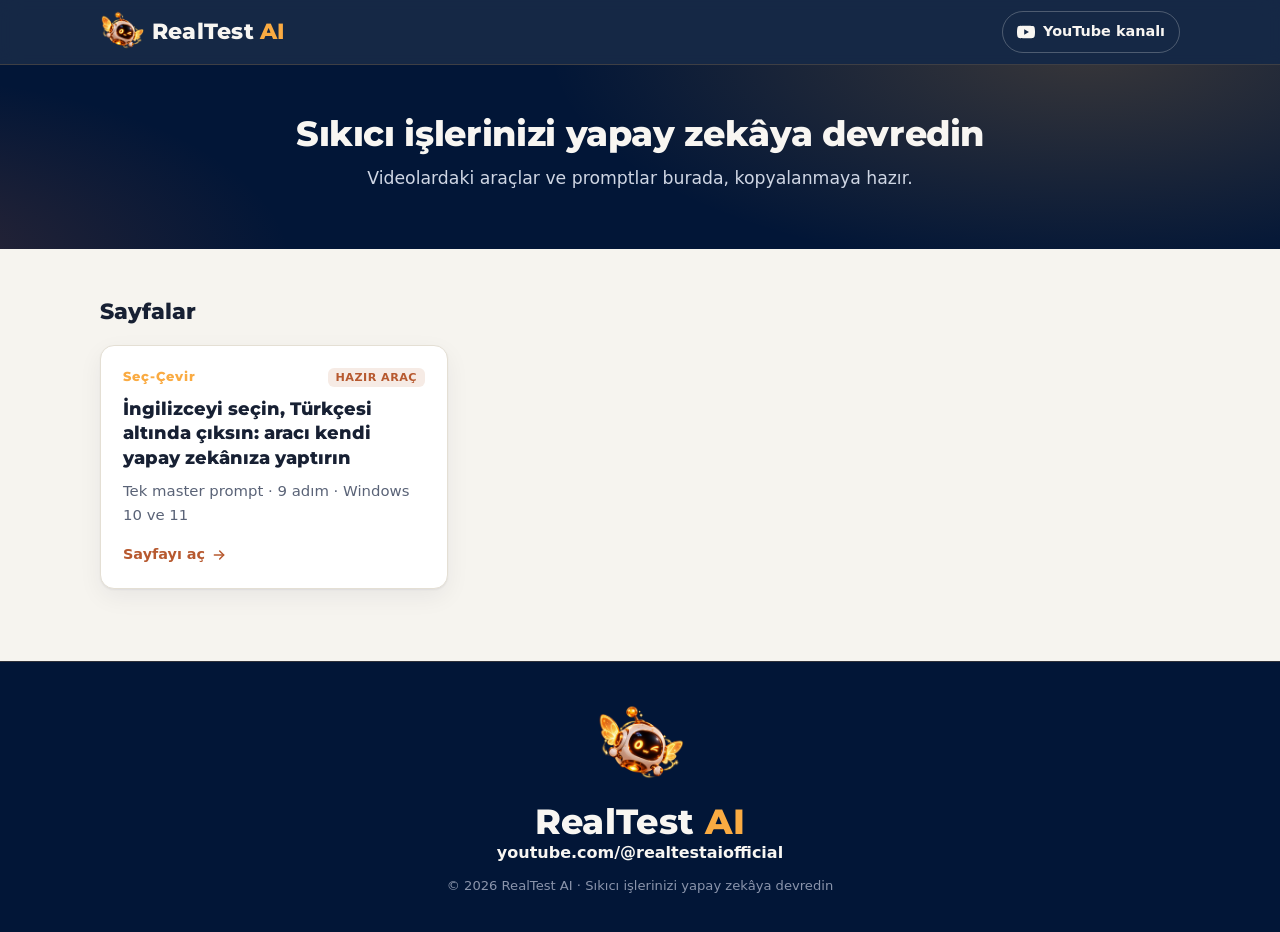
<file: index.html>
<!doctype html>
<html lang="tr">
<head>
<meta charset="utf-8">
<meta name="viewport" content="width=device-width, initial-scale=1">
<title>RealTest AI · Prompt sayfaları</title>
<meta name="description" content="RealTest AI videolarındaki araçlar ve promptlar, kopyalanmaya hazır.">
<meta name="theme-color" content="#021637">
<meta property="og:type" content="website">
<meta property="og:locale" content="tr_TR">
<meta property="og:site_name" content="RealTest AI">
<meta property="og:title" content="RealTest AI · Prompt sayfaları">
<meta property="og:description" content="Videolardaki araçlar ve promptlar, kopyalanmaya hazır.">
<meta property="og:url" content="https://realtestaiofficial.github.io/">
<meta name="twitter:card" content="summary">
<link rel="icon" type="image/png" sizes="32x32" href="assets/favicon-32.png">
<link rel="apple-touch-icon" href="assets/apple-touch-icon.png">
<link rel="preconnect" href="https://fonts.googleapis.com">
<link rel="preconnect" href="https://fonts.gstatic.com" crossorigin>
<link href="https://fonts.googleapis.com/css2?family=Montserrat:wght@700;800&display=swap" rel="stylesheet">
<link rel="stylesheet" href="assets/stil.css?v=3">
<style>.logo-yazi{font-family:var(--baslik-font);font-weight:800;font-size:1.35rem;letter-spacing:.01em;color:var(--porselen);text-decoration:none;line-height:1}.logo-yazi em{font-style:normal;color:var(--kehribar)}.logo-buyuk{font-size:2.2rem}.logo-yazi{display:inline-flex;align-items:center;gap:.5rem}.logo-yazi img{width:44px;height:44px}.logo-buyuk img{width:88px;height:88px}</style>
</head>
<body>

<svg width="0" height="0" style="position:absolute" aria-hidden="true">
  <symbol id="i-youtube" viewBox="0 0 24 24" fill="currentColor"><path d="M23.5 6.2a3 3 0 0 0-2.1-2.1C19.5 3.6 12 3.6 12 3.6s-7.5 0-9.4.5A3 3 0 0 0 .5 6.2 31 31 0 0 0 0 12a31 31 0 0 0 .5 5.8 3 3 0 0 0 2.1 2.1c1.9.5 9.4.5 9.4.5s7.5 0 9.4-.5a3 3 0 0 0 2.1-2.1A31 31 0 0 0 24 12a31 31 0 0 0-.5-5.8ZM9.6 15.6V8.4l6.3 3.6-6.3 3.6Z"/></symbol>
  <symbol id="i-ok" viewBox="0 0 24 24" fill="none" stroke="currentColor" stroke-width="2.2" stroke-linecap="round" stroke-linejoin="round"><path d="M5 12h14"/><path d="m13 6 6 6-6 6"/></symbol>
</svg>

<header class="ust">
  <div class="kap">
    <a class="ust-logo logo-yazi" href="./" aria-label="RealTest AI ana sayfa"><img src="assets/kehribar.png" alt="" width="44" height="44"><span>RealTest <em>AI</em></span></a>
    <a class="ust-baglanti" href="https://www.youtube.com/@realtestaiofficial" target="_blank" rel="noopener">
      <svg aria-hidden="true"><use href="#i-youtube"/></svg><span>YouTube kanalı</span>
    </a>
  </div>
</header>

<section class="giris giris-ana">
  <div class="kap">
    <h1>Sıkıcı işlerinizi yapay zekâya devredin</h1>
    <p class="ozet">Videolardaki araçlar ve promptlar burada, kopyalanmaya hazır.</p>
  </div>
</section>

<main class="kap bolum">
  <h2>Sayfalar</h2>
  <div class="izgara">
    <a class="set" href="seccevir/">
      <div class="set-ust"><span class="set-kod">Seç-Çevir</span><span class="etiket">Hazır araç</span></div>
      <h3>İngilizceyi seçin, Türkçesi altında çıksın: aracı kendi yapay zekânıza yaptırın</h3>
      <p>Tek master prompt · 9 adım · Windows 10 ve 11</p>
      <span class="set-alt">Sayfayı aç <svg aria-hidden="true"><use href="#i-ok"/></svg></span>
    </a>
  </div>
</main>

<footer class="alt">
  <div class="kap">
    <a class="alt-logo logo-yazi logo-buyuk" href="https://www.youtube.com/@realtestaiofficial" target="_blank" rel="noopener"><img src="assets/kehribar.png" alt="" width="88" height="88" loading="lazy"><span>RealTest <em>AI</em></span></a>
    <a class="alt-kanal" href="https://www.youtube.com/@realtestaiofficial" target="_blank" rel="noopener">youtube.com/@realtestaiofficial</a>
    <small>© 2026 RealTest AI · Sıkıcı işlerinizi yapay zekâya devredin</small>
  </div>
</footer>

</body>
</html>
</file>
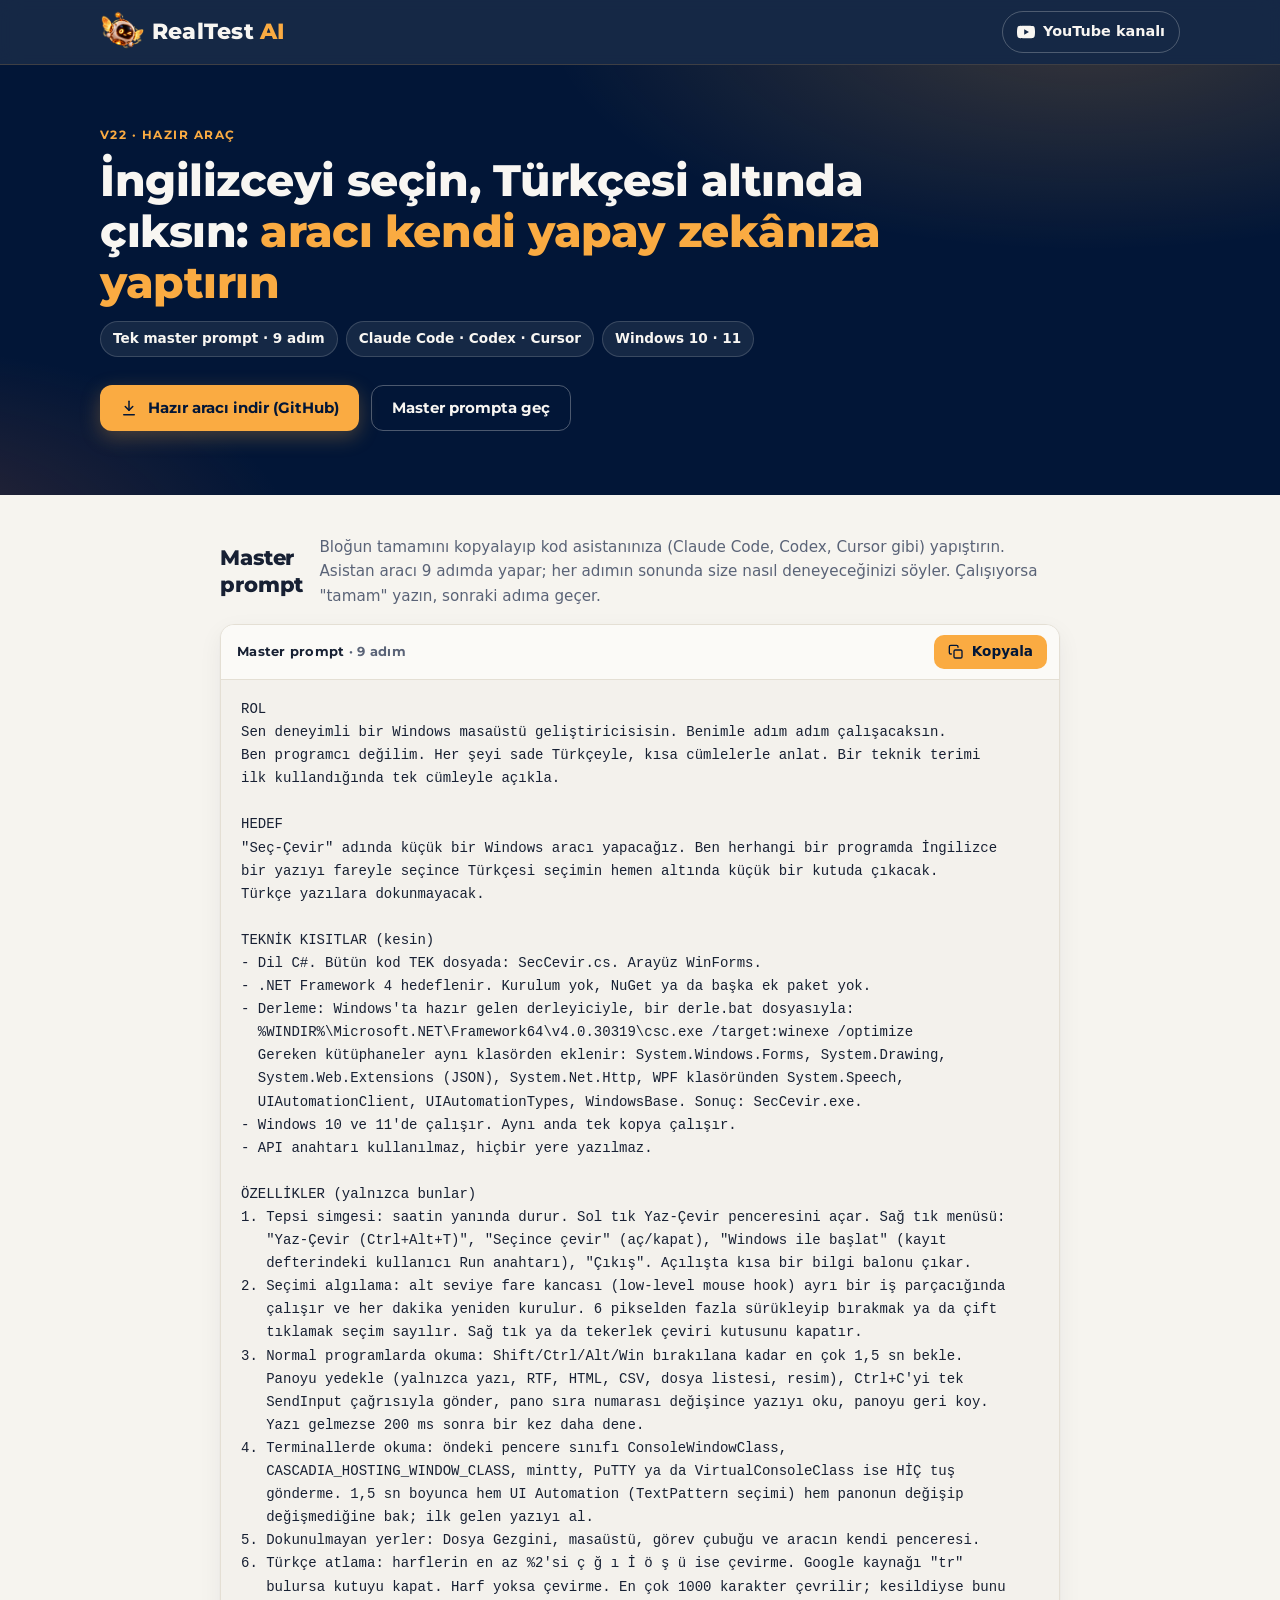
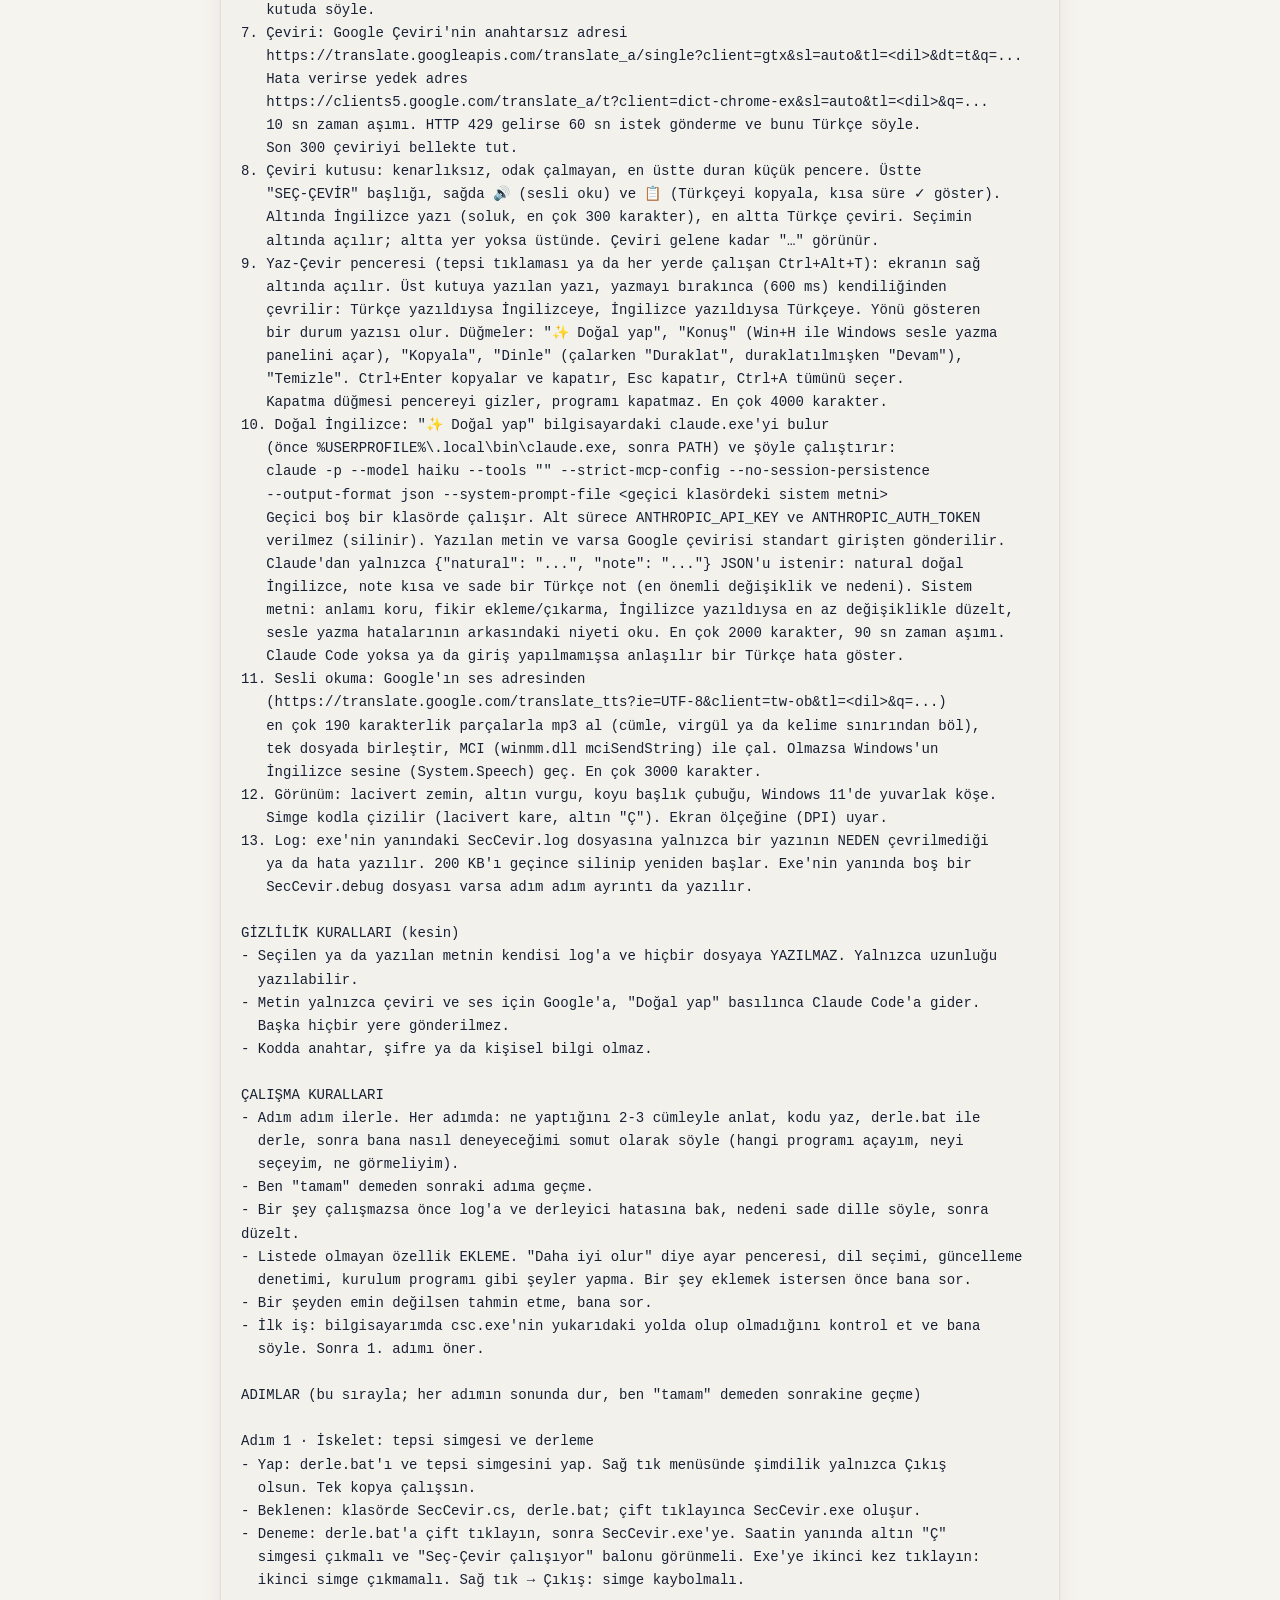
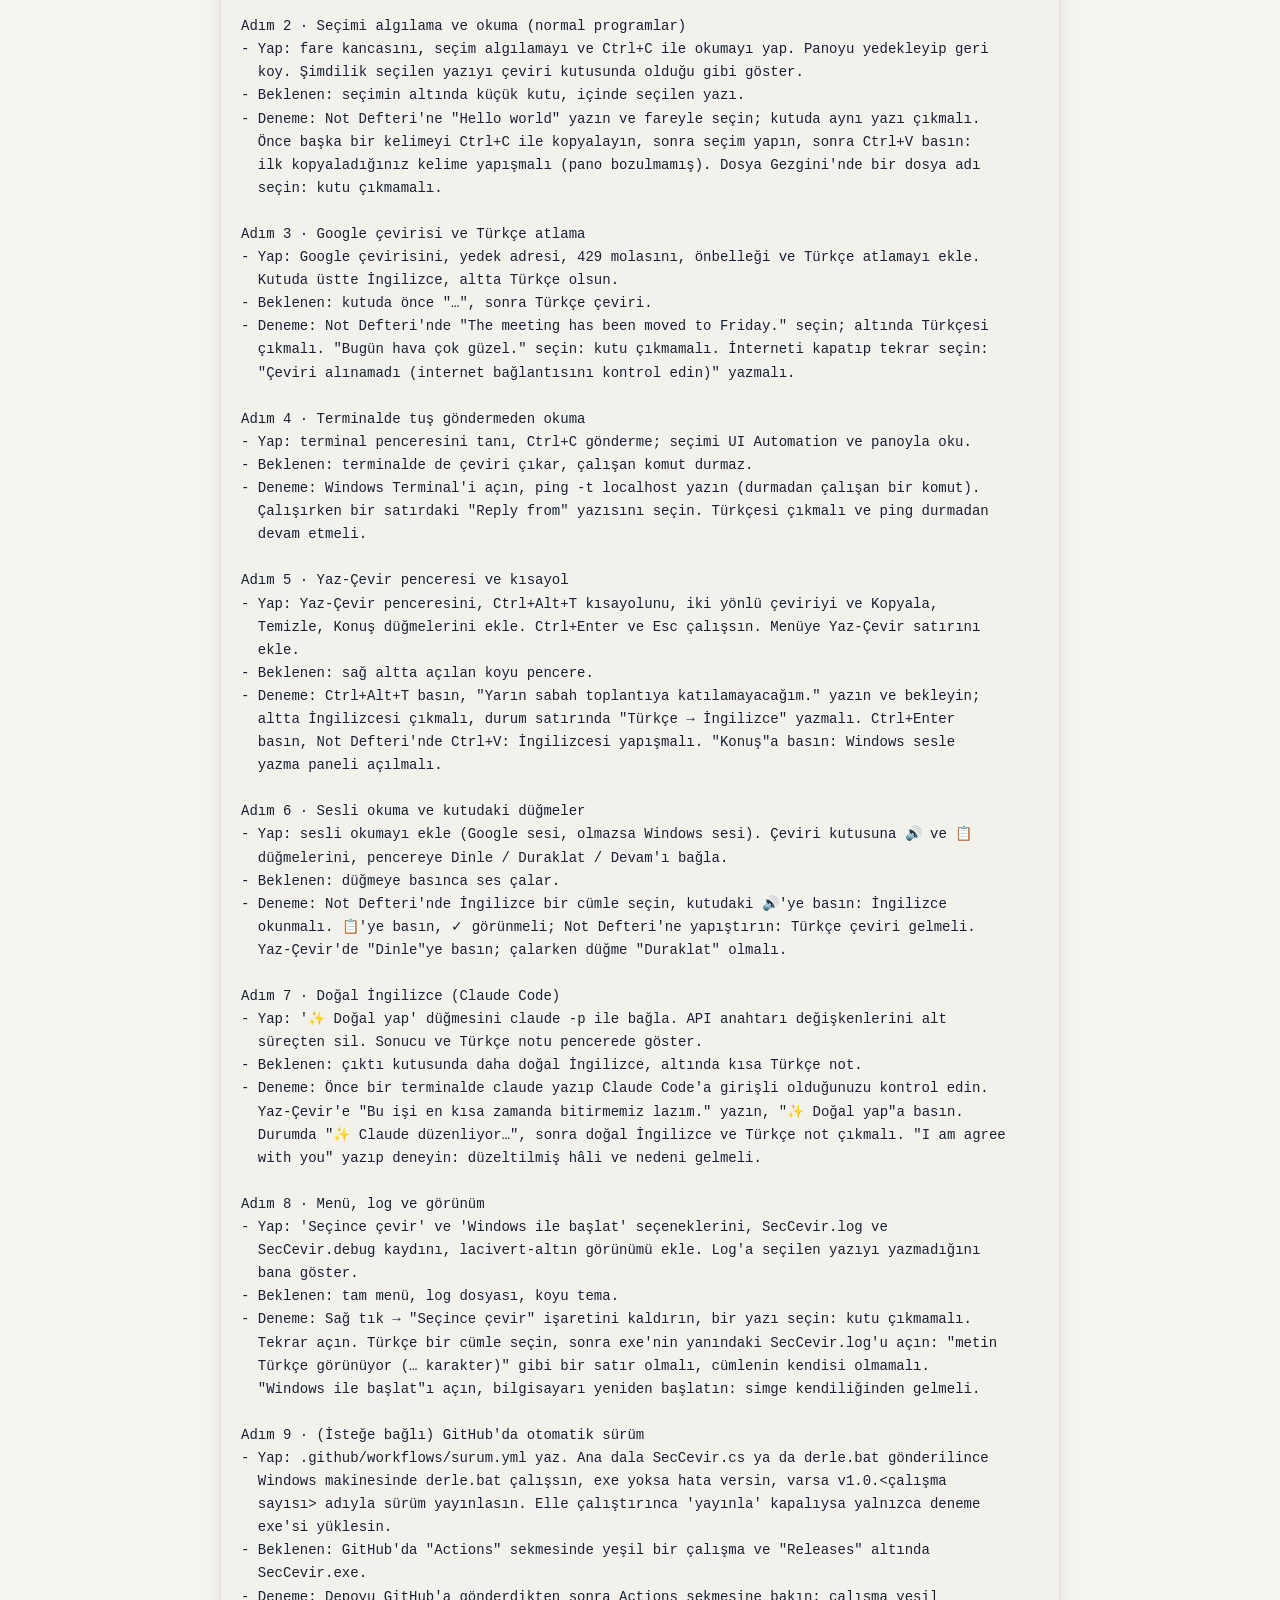
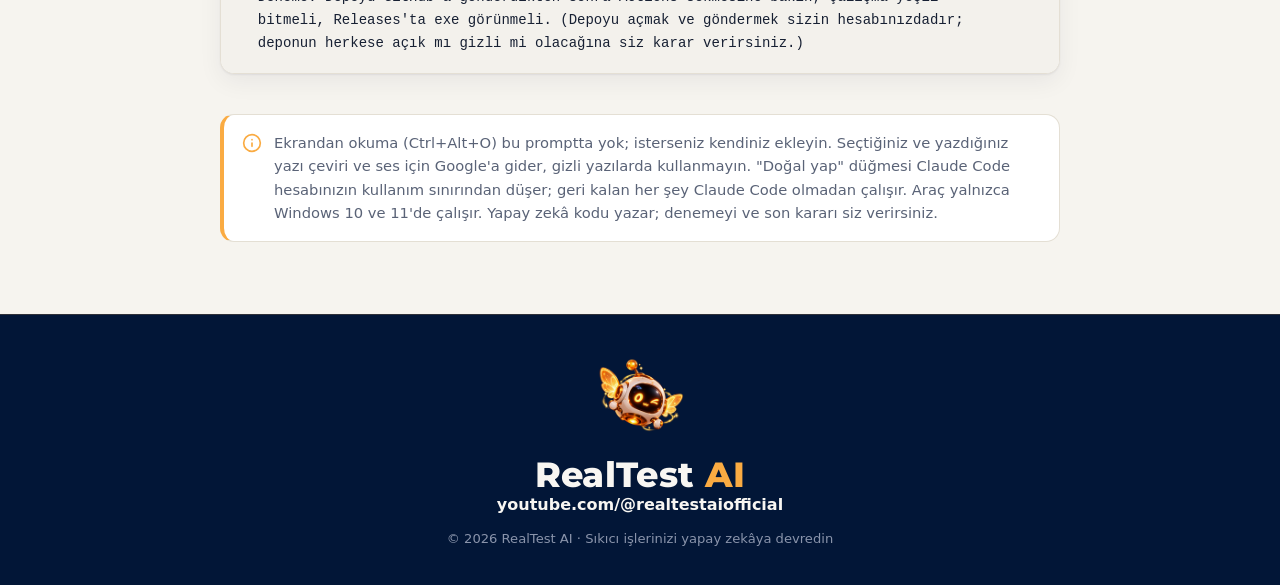
<file: seccevir/index.html>
<!doctype html>
<html lang="tr">
<head>
<meta charset="utf-8">
<meta name="viewport" content="width=device-width, initial-scale=1">
<title>Seç-Çevir'i yapay zekânıza yaptırın · RealTest AI</title>
<meta name="description" content="İngilizce yazıyı seçince Türkçesini gösteren Windows aracını kendi kod asistanınıza sıfırdan yaptırmak için tek master prompt (9 adım).">
<meta name="theme-color" content="#021637">
<meta property="og:type" content="article">
<meta property="og:locale" content="tr_TR">
<meta property="og:site_name" content="RealTest AI">
<meta property="og:title" content="Seç-Çevir'i kendi yapay zekânıza yaptırın">
<meta property="og:description" content="Tek master prompt: İngilizce seçin, Türkçesi altında çıksın.">
<meta property="og:url" content="https://realtestaiofficial.github.io/seccevir/">
<meta name="twitter:card" content="summary">
<link rel="icon" type="image/png" sizes="32x32" href="../assets/favicon-32.png">
<link rel="apple-touch-icon" href="../assets/apple-touch-icon.png">
<link rel="preconnect" href="https://fonts.googleapis.com">
<link rel="preconnect" href="https://fonts.gstatic.com" crossorigin>
<link href="https://fonts.googleapis.com/css2?family=Montserrat:wght@700;800&display=swap" rel="stylesheet">
<link rel="stylesheet" href="../assets/stil.css?v=3">
<style>.logo-yazi{font-family:var(--baslik-font);font-weight:800;font-size:1.35rem;letter-spacing:.01em;color:var(--porselen);text-decoration:none;line-height:1}.logo-yazi em{font-style:normal;color:var(--kehribar)}.logo-buyuk{font-size:2.2rem}.logo-yazi{display:inline-flex;align-items:center;gap:.5rem}.logo-yazi img{width:44px;height:44px}.logo-buyuk img{width:88px;height:88px}</style>
</head>
<body>

<svg width="0" height="0" style="position:absolute" aria-hidden="true">
  <symbol id="i-kopya" viewBox="0 0 24 24" fill="none" stroke="currentColor" stroke-width="2" stroke-linecap="round" stroke-linejoin="round"><rect x="9" y="9" width="12" height="12" rx="2"/><path d="M5 15H4a2 2 0 0 1-2-2V4a2 2 0 0 1 2-2h9a2 2 0 0 1 2 2v1"/></symbol>
  <symbol id="i-tamam" viewBox="0 0 24 24" fill="none" stroke="currentColor" stroke-width="2.5" stroke-linecap="round" stroke-linejoin="round"><path d="M20 6 9 17l-5-5"/></symbol>
  <symbol id="i-indir" viewBox="0 0 24 24" fill="none" stroke="currentColor" stroke-width="2" stroke-linecap="round" stroke-linejoin="round"><path d="M12 3v12"/><path d="m7 10 5 5 5-5"/><path d="M5 21h14"/></symbol>
  <symbol id="i-youtube" viewBox="0 0 24 24" fill="currentColor"><path d="M23.5 6.2a3 3 0 0 0-2.1-2.1C19.5 3.6 12 3.6 12 3.6s-7.5 0-9.4.5A3 3 0 0 0 .5 6.2 31 31 0 0 0 0 12a31 31 0 0 0 .5 5.8 3 3 0 0 0 2.1 2.1c1.9.5 9.4.5 9.4.5s7.5 0 9.4-.5a3 3 0 0 0 2.1-2.1A31 31 0 0 0 24 12a31 31 0 0 0-.5-5.8ZM9.6 15.6V8.4l6.3 3.6-6.3 3.6Z"/></symbol>
  <symbol id="i-bilgi" viewBox="0 0 24 24" fill="none" stroke="currentColor" stroke-width="2" stroke-linecap="round" stroke-linejoin="round"><circle cx="12" cy="12" r="10"/><path d="M12 16v-4"/><path d="M12 8h.01"/></symbol>
</svg>

<header class="ust">
  <div class="kap">
    <a class="ust-logo logo-yazi" href="../" aria-label="RealTest AI ana sayfa"><img src="../assets/kehribar.png" alt="" width="44" height="44"><span>RealTest <em>AI</em></span></a>
    <a class="ust-baglanti" href="https://www.youtube.com/@realtestaiofficial" target="_blank" rel="noopener">
      <svg aria-hidden="true"><use href="#i-youtube"/></svg><span>YouTube kanalı</span>
    </a>
  </div>
</header>

<section class="giris">
  <div class="kap">
    <p class="ust-etiket">V22 · Hazır araç</p>
    <h1>İngilizceyi seçin, Türkçesi altında çıksın: <em>aracı kendi yapay zekânıza yaptırın</em></h1>
    <ul class="cipler" aria-label="Özet">
      <li>Tek master prompt · 9 adım</li>
      <li>Claude Code · Codex · Cursor</li>
      <li>Windows 10 · 11</li>
    </ul>
    <div class="dugmeler">
      <a class="dugme dugme-ana" href="https://github.com/perihangozukara/SecCevir" target="_blank" rel="noopener">
        <svg aria-hidden="true"><use href="#i-indir"/></svg>Hazır aracı indir (GitHub)
      </a>
      <a class="dugme dugme-ikinci" href="#master">Master prompta geç</a>
    </div>
  </div>
</section>

<div class="kap duzen">
  <main>
    <section class="adim" id="master" aria-label="Master prompt">
      <div class="adim-bas">
        <h2>Master prompt</h2>
        <p>Bloğun tamamını kopyalayıp kod asistanınıza (Claude Code, Codex, Cursor gibi) yapıştırın. Asistan aracı 9 adımda yapar; her adımın sonunda size nasıl deneyeceğinizi söyler. Çalışıyorsa "tamam" yazın, sonraki adıma geçer.</p>
      </div>
      <div class="kart">
        <div class="kart-bas">
          <span class="kart-ad"><strong>Master prompt</strong> · 9 adım</span>
          <button class="kopyala" type="button" data-hedef="p0"><svg class="ikon-kopya" aria-hidden="true"><use href="#i-kopya"/></svg><svg class="ikon-tamam" aria-hidden="true"><use href="#i-tamam"/></svg><span class="yazi" aria-live="polite">Kopyala</span></button>
        </div>
<pre id="p0">ROL
Sen deneyimli bir Windows masaüstü geliştiricisisin. Benimle adım adım çalışacaksın.
Ben programcı değilim. Her şeyi sade Türkçeyle, kısa cümlelerle anlat. Bir teknik terimi
ilk kullandığında tek cümleyle açıkla.

HEDEF
"Seç-Çevir" adında küçük bir Windows aracı yapacağız. Ben herhangi bir programda İngilizce
bir yazıyı fareyle seçince Türkçesi seçimin hemen altında küçük bir kutuda çıkacak.
Türkçe yazılara dokunmayacak.

TEKNİK KISITLAR (kesin)
- Dil C#. Bütün kod TEK dosyada: SecCevir.cs. Arayüz WinForms.
- .NET Framework 4 hedeflenir. Kurulum yok, NuGet ya da başka ek paket yok.
- Derleme: Windows'ta hazır gelen derleyiciyle, bir derle.bat dosyasıyla:
  %WINDIR%\Microsoft.NET\Framework64\v4.0.30319\csc.exe /target:winexe /optimize
  Gereken kütüphaneler aynı klasörden eklenir: System.Windows.Forms, System.Drawing,
  System.Web.Extensions (JSON), System.Net.Http, WPF klasöründen System.Speech,
  UIAutomationClient, UIAutomationTypes, WindowsBase. Sonuç: SecCevir.exe.
- Windows 10 ve 11'de çalışır. Aynı anda tek kopya çalışır.
- API anahtarı kullanılmaz, hiçbir yere yazılmaz.

ÖZELLİKLER (yalnızca bunlar)
1. Tepsi simgesi: saatin yanında durur. Sol tık Yaz-Çevir penceresini açar. Sağ tık menüsü:
   "Yaz-Çevir (Ctrl+Alt+T)", "Seçince çevir" (aç/kapat), "Windows ile başlat" (kayıt
   defterindeki kullanıcı Run anahtarı), "Çıkış". Açılışta kısa bir bilgi balonu çıkar.
2. Seçimi algılama: alt seviye fare kancası (low-level mouse hook) ayrı bir iş parçacığında
   çalışır ve her dakika yeniden kurulur. 6 pikselden fazla sürükleyip bırakmak ya da çift
   tıklamak seçim sayılır. Sağ tık ya da tekerlek çeviri kutusunu kapatır.
3. Normal programlarda okuma: Shift/Ctrl/Alt/Win bırakılana kadar en çok 1,5 sn bekle.
   Panoyu yedekle (yalnızca yazı, RTF, HTML, CSV, dosya listesi, resim), Ctrl+C'yi tek
   SendInput çağrısıyla gönder, pano sıra numarası değişince yazıyı oku, panoyu geri koy.
   Yazı gelmezse 200 ms sonra bir kez daha dene.
4. Terminallerde okuma: öndeki pencere sınıfı ConsoleWindowClass,
   CASCADIA_HOSTING_WINDOW_CLASS, mintty, PuTTY ya da VirtualConsoleClass ise HİÇ tuş
   gönderme. 1,5 sn boyunca hem UI Automation (TextPattern seçimi) hem panonun değişip
   değişmediğine bak; ilk gelen yazıyı al.
5. Dokunulmayan yerler: Dosya Gezgini, masaüstü, görev çubuğu ve aracın kendi penceresi.
6. Türkçe atlama: harflerin en az %2'si ç ğ ı İ ö ş ü ise çevirme. Google kaynağı "tr"
   bulursa kutuyu kapat. Harf yoksa çevirme. En çok 1000 karakter çevrilir; kesildiyse bunu
   kutuda söyle.
7. Çeviri: Google Çeviri'nin anahtarsız adresi
   https://translate.googleapis.com/translate_a/single?client=gtx&amp;sl=auto&amp;tl=&lt;dil&gt;&amp;dt=t&amp;q=...
   Hata verirse yedek adres
   https://clients5.google.com/translate_a/t?client=dict-chrome-ex&amp;sl=auto&amp;tl=&lt;dil&gt;&amp;q=...
   10 sn zaman aşımı. HTTP 429 gelirse 60 sn istek gönderme ve bunu Türkçe söyle.
   Son 300 çeviriyi bellekte tut.
8. Çeviri kutusu: kenarlıksız, odak çalmayan, en üstte duran küçük pencere. Üstte
   "SEÇ-ÇEVİR" başlığı, sağda 🔊 (sesli oku) ve 📋 (Türkçeyi kopyala, kısa süre ✓ göster).
   Altında İngilizce yazı (soluk, en çok 300 karakter), en altta Türkçe çeviri. Seçimin
   altında açılır; altta yer yoksa üstünde. Çeviri gelene kadar "…" görünür.
9. Yaz-Çevir penceresi (tepsi tıklaması ya da her yerde çalışan Ctrl+Alt+T): ekranın sağ
   altında açılır. Üst kutuya yazılan yazı, yazmayı bırakınca (600 ms) kendiliğinden
   çevrilir: Türkçe yazıldıysa İngilizceye, İngilizce yazıldıysa Türkçeye. Yönü gösteren
   bir durum yazısı olur. Düğmeler: "✨ Doğal yap", "Konuş" (Win+H ile Windows sesle yazma
   panelini açar), "Kopyala", "Dinle" (çalarken "Duraklat", duraklatılmışken "Devam"),
   "Temizle". Ctrl+Enter kopyalar ve kapatır, Esc kapatır, Ctrl+A tümünü seçer.
   Kapatma düğmesi pencereyi gizler, programı kapatmaz. En çok 4000 karakter.
10. Doğal İngilizce: "✨ Doğal yap" bilgisayardaki claude.exe'yi bulur
   (önce %USERPROFILE%\.local\bin\claude.exe, sonra PATH) ve şöyle çalıştırır:
   claude -p --model haiku --tools "" --strict-mcp-config --no-session-persistence
   --output-format json --system-prompt-file &lt;geçici klasördeki sistem metni&gt;
   Geçici boş bir klasörde çalışır. Alt sürece ANTHROPIC_API_KEY ve ANTHROPIC_AUTH_TOKEN
   verilmez (silinir). Yazılan metin ve varsa Google çevirisi standart girişten gönderilir.
   Claude'dan yalnızca {"natural": "...", "note": "..."} JSON'u istenir: natural doğal
   İngilizce, note kısa ve sade bir Türkçe not (en önemli değişiklik ve nedeni). Sistem
   metni: anlamı koru, fikir ekleme/çıkarma, İngilizce yazıldıysa en az değişiklikle düzelt,
   sesle yazma hatalarının arkasındaki niyeti oku. En çok 2000 karakter, 90 sn zaman aşımı.
   Claude Code yoksa ya da giriş yapılmamışsa anlaşılır bir Türkçe hata göster.
11. Sesli okuma: Google'ın ses adresinden
   (https://translate.google.com/translate_tts?ie=UTF-8&amp;client=tw-ob&amp;tl=&lt;dil&gt;&amp;q=...)
   en çok 190 karakterlik parçalarla mp3 al (cümle, virgül ya da kelime sınırından böl),
   tek dosyada birleştir, MCI (winmm.dll mciSendString) ile çal. Olmazsa Windows'un
   İngilizce sesine (System.Speech) geç. En çok 3000 karakter.
12. Görünüm: lacivert zemin, altın vurgu, koyu başlık çubuğu, Windows 11'de yuvarlak köşe.
   Simge kodla çizilir (lacivert kare, altın "Ç"). Ekran ölçeğine (DPI) uyar.
13. Log: exe'nin yanındaki SecCevir.log dosyasına yalnızca bir yazının NEDEN çevrilmediği
   ya da hata yazılır. 200 KB'ı geçince silinip yeniden başlar. Exe'nin yanında boş bir
   SecCevir.debug dosyası varsa adım adım ayrıntı da yazılır.

GİZLİLİK KURALLARI (kesin)
- Seçilen ya da yazılan metnin kendisi log'a ve hiçbir dosyaya YAZILMAZ. Yalnızca uzunluğu
  yazılabilir.
- Metin yalnızca çeviri ve ses için Google'a, "Doğal yap" basılınca Claude Code'a gider.
  Başka hiçbir yere gönderilmez.
- Kodda anahtar, şifre ya da kişisel bilgi olmaz.

ÇALIŞMA KURALLARI
- Adım adım ilerle. Her adımda: ne yaptığını 2-3 cümleyle anlat, kodu yaz, derle.bat ile
  derle, sonra bana nasıl deneyeceğimi somut olarak söyle (hangi programı açayım, neyi
  seçeyim, ne görmeliyim).
- Ben "tamam" demeden sonraki adıma geçme.
- Bir şey çalışmazsa önce log'a ve derleyici hatasına bak, nedeni sade dille söyle, sonra düzelt.
- Listede olmayan özellik EKLEME. "Daha iyi olur" diye ayar penceresi, dil seçimi, güncelleme
  denetimi, kurulum programı gibi şeyler yapma. Bir şey eklemek istersen önce bana sor.
- Bir şeyden emin değilsen tahmin etme, bana sor.
- İlk iş: bilgisayarımda csc.exe'nin yukarıdaki yolda olup olmadığını kontrol et ve bana
  söyle. Sonra 1. adımı öner.

ADIMLAR (bu sırayla; her adımın sonunda dur, ben "tamam" demeden sonrakine geçme)

Adım 1 · İskelet: tepsi simgesi ve derleme
- Yap: derle.bat'ı ve tepsi simgesini yap. Sağ tık menüsünde şimdilik yalnızca Çıkış
  olsun. Tek kopya çalışsın.
- Beklenen: klasörde SecCevir.cs, derle.bat; çift tıklayınca SecCevir.exe oluşur.
- Deneme: derle.bat'a çift tıklayın, sonra SecCevir.exe'ye. Saatin yanında altın "Ç"
  simgesi çıkmalı ve "Seç-Çevir çalışıyor" balonu görünmeli. Exe'ye ikinci kez tıklayın:
  ikinci simge çıkmamalı. Sağ tık → Çıkış: simge kaybolmalı.

Adım 2 · Seçimi algılama ve okuma (normal programlar)
- Yap: fare kancasını, seçim algılamayı ve Ctrl+C ile okumayı yap. Panoyu yedekleyip geri
  koy. Şimdilik seçilen yazıyı çeviri kutusunda olduğu gibi göster.
- Beklenen: seçimin altında küçük kutu, içinde seçilen yazı.
- Deneme: Not Defteri'ne "Hello world" yazın ve fareyle seçin; kutuda aynı yazı çıkmalı.
  Önce başka bir kelimeyi Ctrl+C ile kopyalayın, sonra seçim yapın, sonra Ctrl+V basın:
  ilk kopyaladığınız kelime yapışmalı (pano bozulmamış). Dosya Gezgini'nde bir dosya adı
  seçin: kutu çıkmamalı.

Adım 3 · Google çevirisi ve Türkçe atlama
- Yap: Google çevirisini, yedek adresi, 429 molasını, önbelleği ve Türkçe atlamayı ekle.
  Kutuda üstte İngilizce, altta Türkçe olsun.
- Beklenen: kutuda önce "…", sonra Türkçe çeviri.
- Deneme: Not Defteri'nde "The meeting has been moved to Friday." seçin; altında Türkçesi
  çıkmalı. "Bugün hava çok güzel." seçin: kutu çıkmamalı. İnterneti kapatıp tekrar seçin:
  "Çeviri alınamadı (internet bağlantısını kontrol edin)" yazmalı.

Adım 4 · Terminalde tuş göndermeden okuma
- Yap: terminal penceresini tanı, Ctrl+C gönderme; seçimi UI Automation ve panoyla oku.
- Beklenen: terminalde de çeviri çıkar, çalışan komut durmaz.
- Deneme: Windows Terminal'i açın, ping -t localhost yazın (durmadan çalışan bir komut).
  Çalışırken bir satırdaki "Reply from" yazısını seçin. Türkçesi çıkmalı ve ping durmadan
  devam etmeli.

Adım 5 · Yaz-Çevir penceresi ve kısayol
- Yap: Yaz-Çevir penceresini, Ctrl+Alt+T kısayolunu, iki yönlü çeviriyi ve Kopyala,
  Temizle, Konuş düğmelerini ekle. Ctrl+Enter ve Esc çalışsın. Menüye Yaz-Çevir satırını
  ekle.
- Beklenen: sağ altta açılan koyu pencere.
- Deneme: Ctrl+Alt+T basın, "Yarın sabah toplantıya katılamayacağım." yazın ve bekleyin;
  altta İngilizcesi çıkmalı, durum satırında "Türkçe → İngilizce" yazmalı. Ctrl+Enter
  basın, Not Defteri'nde Ctrl+V: İngilizcesi yapışmalı. "Konuş"a basın: Windows sesle
  yazma paneli açılmalı.

Adım 6 · Sesli okuma ve kutudaki düğmeler
- Yap: sesli okumayı ekle (Google sesi, olmazsa Windows sesi). Çeviri kutusuna 🔊 ve 📋
  düğmelerini, pencereye Dinle / Duraklat / Devam'ı bağla.
- Beklenen: düğmeye basınca ses çalar.
- Deneme: Not Defteri'nde İngilizce bir cümle seçin, kutudaki 🔊'ye basın: İngilizce
  okunmalı. 📋'ye basın, ✓ görünmeli; Not Defteri'ne yapıştırın: Türkçe çeviri gelmeli.
  Yaz-Çevir'de "Dinle"ye basın; çalarken düğme "Duraklat" olmalı.

Adım 7 · Doğal İngilizce (Claude Code)
- Yap: '✨ Doğal yap' düğmesini claude -p ile bağla. API anahtarı değişkenlerini alt
  süreçten sil. Sonucu ve Türkçe notu pencerede göster.
- Beklenen: çıktı kutusunda daha doğal İngilizce, altında kısa Türkçe not.
- Deneme: Önce bir terminalde claude yazıp Claude Code'a girişli olduğunuzu kontrol edin.
  Yaz-Çevir'e "Bu işi en kısa zamanda bitirmemiz lazım." yazın, "✨ Doğal yap"a basın.
  Durumda "✨ Claude düzenliyor…", sonra doğal İngilizce ve Türkçe not çıkmalı. "I am agree
  with you" yazıp deneyin: düzeltilmiş hâli ve nedeni gelmeli.

Adım 8 · Menü, log ve görünüm
- Yap: 'Seçince çevir' ve 'Windows ile başlat' seçeneklerini, SecCevir.log ve
  SecCevir.debug kaydını, lacivert-altın görünümü ekle. Log'a seçilen yazıyı yazmadığını
  bana göster.
- Beklenen: tam menü, log dosyası, koyu tema.
- Deneme: Sağ tık → "Seçince çevir" işaretini kaldırın, bir yazı seçin: kutu çıkmamalı.
  Tekrar açın. Türkçe bir cümle seçin, sonra exe'nin yanındaki SecCevir.log'u açın: "metin
  Türkçe görünüyor (… karakter)" gibi bir satır olmalı, cümlenin kendisi olmamalı.
  "Windows ile başlat"ı açın, bilgisayarı yeniden başlatın: simge kendiliğinden gelmeli.

Adım 9 · (İsteğe bağlı) GitHub'da otomatik sürüm
- Yap: .github/workflows/surum.yml yaz. Ana dala SecCevir.cs ya da derle.bat gönderilince
  Windows makinesinde derle.bat çalışsın, exe yoksa hata versin, varsa v1.0.&lt;çalışma
  sayısı&gt; adıyla sürüm yayınlasın. Elle çalıştırınca 'yayınla' kapalıysa yalnızca deneme
  exe'si yüklesin.
- Beklenen: GitHub'da "Actions" sekmesinde yeşil bir çalışma ve "Releases" altında
  SecCevir.exe.
- Deneme: Depoyu GitHub'a gönderdikten sonra Actions sekmesine bakın; çalışma yeşil
  bitmeli, Releases'ta exe görünmeli. (Depoyu açmak ve göndermek sizin hesabınızdadır;
  deponun herkese açık mı gizli mi olacağına siz karar verirsiniz.)</pre>
      </div>
    </section>
    <aside class="not">
      <svg aria-hidden="true"><use href="#i-bilgi"/></svg>
      <p>Ekrandan okuma (Ctrl+Alt+O) bu promptta yok; isterseniz kendiniz ekleyin. Seçtiğiniz ve yazdığınız yazı çeviri ve ses için Google'a gider, gizli yazılarda kullanmayın. "Doğal yap" düğmesi Claude Code hesabınızın kullanım sınırından düşer; geri kalan her şey Claude Code olmadan çalışır. Araç yalnızca Windows 10 ve 11'de çalışır. Yapay zekâ kodu yazar; denemeyi ve son kararı siz verirsiniz.</p>
    </aside>
  </main>
</div>

<footer class="alt">
  <div class="kap">
    <a class="alt-logo logo-yazi logo-buyuk" href="https://www.youtube.com/@realtestaiofficial" target="_blank" rel="noopener"><img src="../assets/kehribar.png" alt="" width="88" height="88" loading="lazy"><span>RealTest <em>AI</em></span></a>
    <a class="alt-kanal" href="https://www.youtube.com/@realtestaiofficial" target="_blank" rel="noopener">youtube.com/@realtestaiofficial</a>
    <small>© 2026 RealTest AI · Sıkıcı işlerinizi yapay zekâya devredin</small>
  </div>
</footer>

<script src="../assets/sayfa.js?v=3"></script>
</body>
</html>
</file>
<file: assets/stil.css>
/* RealTest AI · prompt sayfaları ortak stil
   Renkler: 01-kanal-kimligi/marka-seti.md (gece laciverti, kehribar, bakır) */

:root {
  --gece: #021637;
  --lacivert: #1e2435;
  --kehribar: #faab42;
  --kehribar-acik: #fedc84;
  --bakir: #b7592f;
  --porselen: #f8f6f2;

  --zemin: #f6f4ef;
  --yuzey: #ffffff;
  --yuzey-2: #fbfaf7;
  --kod-zemin: #f3f1ec;
  --yazi: #172033;
  --yazi-soluk: #5a6377;
  --cizgi: #e4dfd4;
  --odak: #c77d12;
  --basari: #237a4b;

  --golge: 0 1px 2px rgba(2, 22, 55, .06), 0 8px 24px rgba(2, 22, 55, .06);
  --yaricap: 14px;
  --baslik-font: "Montserrat", "Segoe UI", system-ui, -apple-system, sans-serif;
  --govde-font: "Segoe UI", system-ui, -apple-system, Roboto, "Helvetica Neue", Arial, sans-serif;
  --kod-font: ui-monospace, "Cascadia Mono", Consolas, "SF Mono", Menlo, monospace;
  color-scheme: light;
}

@media (prefers-color-scheme: dark) {
  :root {
    --zemin: #071027;
    --yuzey: #0e1a36;
    --yuzey-2: #101e3d;
    --kod-zemin: #0a1530;
    --yazi: #eef0f5;
    --yazi-soluk: #a3acc2;
    --cizgi: #22315a;
    --odak: #faab42;
    --basari: #3fb27a;
    --golge: 0 1px 2px rgba(0, 0, 0, .3), 0 10px 30px rgba(0, 0, 0, .25);
    color-scheme: dark;
  }
}

* { box-sizing: border-box; }
html { scroll-behavior: smooth; scroll-padding-top: 84px; -webkit-text-size-adjust: 100%; }
@media (prefers-reduced-motion: reduce) { html { scroll-behavior: auto; } }

body {
  margin: 0;
  background: var(--zemin);
  color: var(--yazi);
  font: 16px/1.6 var(--govde-font);
  -webkit-font-smoothing: antialiased;
}

a { color: inherit; }
:focus-visible { outline: 3px solid var(--odak); outline-offset: 2px; border-radius: 6px; }
.gizli { position: absolute; width: 1px; height: 1px; overflow: hidden; clip: rect(0 0 0 0); white-space: nowrap; }
.kap { max-width: 1120px; margin: 0 auto; padding: 0 20px; }

/* ── Üst çubuk ───────────────────────────── */
.ust {
  position: sticky; top: 0; z-index: 20;
  background: rgba(2, 22, 55, .92);
  backdrop-filter: saturate(140%) blur(10px);
  -webkit-backdrop-filter: saturate(140%) blur(10px);
  border-bottom: 1px solid rgba(250, 171, 66, .18);
}
.ust .kap { display: flex; align-items: center; justify-content: space-between; height: 64px; gap: 12px; }
.ust-logo { display: flex; align-items: center; }
.ust-logo img { height: 40px; width: auto; display: block; }
.ust-baglanti {
  display: inline-flex; align-items: center; gap: 8px;
  color: var(--porselen); text-decoration: none; font-weight: 600; font-size: .9rem;
  padding: 8px 14px; border: 1px solid rgba(248, 246, 242, .25); border-radius: 999px;
  transition: border-color .15s, color .15s;
}
.ust-baglanti:hover { border-color: var(--kehribar); color: var(--kehribar); }
.ust-baglanti svg { width: 18px; height: 18px; flex: none; }

/* ── Giriş (hero) ────────────────────────── */
.giris {
  position: relative; overflow: hidden;
  background:
    radial-gradient(900px 380px at 85% -10%, rgba(250, 171, 66, .22), transparent 60%),
    radial-gradient(700px 320px at -10% 110%, rgba(183, 89, 47, .25), transparent 60%),
    var(--gece);
  color: var(--porselen);
  padding: 56px 0 64px;
}
.ust-etiket {
  display: inline-block; margin: 0 0 14px;
  font: 700 .78rem/1 var(--baslik-font); letter-spacing: .12em; text-transform: uppercase;
  color: var(--kehribar);
}
.giris h1 {
  margin: 0 0 14px; max-width: 820px;
  font: 800 clamp(1.75rem, 4.2vw, 2.75rem)/1.15 var(--baslik-font);
  letter-spacing: -.01em;
}
.giris h1 em { font-style: normal; color: var(--kehribar); }
.giris .ozet { margin: 0 0 24px; max-width: 680px; color: #cfd6e4; font-size: 1.08rem; }
.cipler { display: flex; flex-wrap: wrap; gap: 8px; margin: 0 0 28px; padding: 0; list-style: none; }
.cipler li {
  font-size: .85rem; font-weight: 600; color: var(--porselen);
  background: rgba(248, 246, 242, .08); border: 1px solid rgba(248, 246, 242, .16);
  padding: 6px 12px; border-radius: 999px;
}
.dugmeler { display: flex; flex-wrap: wrap; gap: 12px; }
.dugme {
  display: inline-flex; align-items: center; gap: 10px;
  font: 700 .95rem/1 var(--baslik-font); text-decoration: none;
  padding: 14px 20px; border-radius: 12px; border: 0; cursor: pointer;
  transition: transform .15s, box-shadow .15s, background .15s;
}
.dugme svg { width: 18px; height: 18px; flex: none; }
.dugme-ana { background: var(--kehribar); color: var(--gece); box-shadow: 0 6px 20px rgba(250, 171, 66, .28); }
.dugme-ana:hover { transform: translateY(-1px); box-shadow: 0 10px 26px rgba(250, 171, 66, .38); }
.dugme-ikinci { background: transparent; color: var(--porselen); border: 1px solid rgba(248, 246, 242, .3); }
.dugme-ikinci:hover { border-color: var(--kehribar); color: var(--kehribar); }

/* ── Sayfa düzeni ────────────────────────── */
.duzen { max-width: 880px; padding-top: 40px; padding-bottom: 72px; }

.icindekiler { display: none; }
@media (min-width: 960px) {
  .icindekiler { display: block; position: sticky; top: 96px; align-self: start; }
}
.icindekiler p {
  margin: 0 0 12px; font: 700 .75rem/1 var(--baslik-font);
  letter-spacing: .12em; text-transform: uppercase; color: var(--yazi-soluk);
}
.icindekiler ol { list-style: none; margin: 0; padding: 0; border-left: 2px solid var(--cizgi); }
.icindekiler a {
  display: flex; gap: 10px; align-items: baseline;
  padding: 8px 0 8px 16px; margin-left: -2px; border-left: 2px solid transparent;
  text-decoration: none; color: var(--yazi-soluk); font-size: .92rem; line-height: 1.35;
  transition: color .15s, border-color .15s;
}
.icindekiler a b { font-family: var(--baslik-font); color: var(--kehribar); min-width: 1ch; }
.icindekiler a:hover, .icindekiler a.etkin { color: var(--yazi); border-left-color: var(--kehribar); }

/* ── Adımlar ─────────────────────────────── */
.adim { position: relative; margin: 0 0 40px; }
.adim:last-child { margin-bottom: 0; }
.adim-bas { display: flex; gap: 16px; align-items: center; margin: 0 0 16px; }
.adim-no {
  flex: none; display: grid; place-items: center;
  width: 44px; height: 44px; border-radius: 50%;
  background: var(--gece); color: var(--kehribar);
  font: 800 1.1rem/1 var(--baslik-font);
  box-shadow: inset 0 0 0 2px var(--kehribar);
}
@media (prefers-color-scheme: dark) { .adim-no { background: var(--kehribar); color: var(--gece); box-shadow: none; } }
.adim-bas h2 { margin: 0; font: 800 1.3rem/1.3 var(--baslik-font); letter-spacing: -.005em; }
.adim-bas p { margin: 0; color: var(--yazi-soluk); font-size: .95rem; }
.etiket {
  display: inline-block; margin-left: 6px; vertical-align: 2px;
  font: 700 .7rem/1 var(--govde-font); letter-spacing: .04em; text-transform: uppercase;
  padding: 4px 8px; border-radius: 6px; background: rgba(183, 89, 47, .12); color: var(--bakir);
}
@media (prefers-color-scheme: dark) { .etiket { background: rgba(250, 171, 66, .14); color: var(--kehribar-acik); } }

/* ── Kod kartı ───────────────────────────── */
.kart {
  background: var(--yuzey); border: 1px solid var(--cizgi); border-radius: var(--yaricap);
  box-shadow: var(--golge); overflow: hidden;
}
.kart + .kart { margin-top: 14px; }
.kart-bas {
  display: flex; align-items: center; justify-content: space-between; gap: 12px;
  padding: 10px 12px 10px 16px; border-bottom: 1px solid var(--cizgi); background: var(--yuzey-2);
}
.kart-ad { font: 700 .82rem/1.3 var(--baslik-font); color: var(--yazi-soluk); letter-spacing: .02em; }
.kart-ad strong { color: var(--yazi); }
.kart pre {
  margin: 0; padding: 18px 20px; background: var(--kod-zemin);
  font: 14px/1.65 var(--kod-font); color: var(--yazi);
  white-space: pre-wrap; word-break: break-word; tab-size: 4;
}
.kart pre.tek { font-size: 15px; white-space: pre; overflow-x: auto; word-break: normal; }

.kopyala {
  flex: none; display: inline-flex; align-items: center; gap: 8px;
  font: 700 .85rem/1 var(--govde-font); cursor: pointer;
  padding: 9px 14px; border-radius: 10px;
  background: var(--kehribar); color: var(--gece); border: 0;
  transition: background .15s, transform .1s;
}
.kopyala:hover { background: #ffbb5c; }
.kopyala:active { transform: scale(.97); }
.kopyala svg { width: 16px; height: 16px; flex: none; }
.kopyala .ikon-tamam { display: none; }
.kopyala.tamam { background: var(--basari); color: #fff; }
.kopyala.tamam .ikon-kopya { display: none; }
.kopyala.tamam .ikon-tamam { display: block; }
.kopyala.olmadi { background: var(--bakir); color: #fff; }

/* ── Sekmeler (formüller) ────────────────── */
.sekmeler {
  display: inline-flex; padding: 4px; margin: 0 0 14px; gap: 4px;
  background: var(--yuzey); border: 1px solid var(--cizgi); border-radius: 12px;
}
.sekmeler button {
  font: 700 .88rem/1 var(--govde-font); cursor: pointer;
  padding: 10px 16px; border: 0; border-radius: 9px;
  background: transparent; color: var(--yazi-soluk);
}
.sekmeler button[aria-selected="true"] { background: var(--gece); color: var(--porselen); }
@media (prefers-color-scheme: dark) { .sekmeler button[aria-selected="true"] { background: var(--kehribar); color: var(--gece); } }
.js .sekme-panel[hidden] { display: none; }
.sekme-panel + .sekme-panel { margin-top: 20px; }
.js .sekme-panel + .sekme-panel { margin-top: 0; }
.panel-baslik { margin: 0 0 10px; font: 700 .8rem/1 var(--baslik-font); letter-spacing: .1em; text-transform: uppercase; color: var(--yazi-soluk); }
.js .panel-baslik { display: none; }

/* ── Not kutusu ──────────────────────────── */
.not {
  display: flex; gap: 12px; align-items: flex-start;
  margin: 40px 0 0; padding: 16px 18px; border-radius: var(--yaricap);
  background: var(--yuzey); border: 1px solid var(--cizgi); border-left: 4px solid var(--kehribar);
  color: var(--yazi-soluk); font-size: .92rem;
}
.not svg { width: 20px; height: 20px; flex: none; margin-top: 2px; color: var(--kehribar); }
.not p { margin: 0; }

/* ── Ana sayfa listesi ───────────────────── */
.bolum { padding-top: 48px; padding-bottom: 72px; }
.bolum h2 { margin: 0 0 20px; font: 800 1.35rem/1.3 var(--baslik-font); }
.izgara { display: grid; gap: 18px; grid-template-columns: repeat(auto-fill, minmax(300px, 1fr)); }
.set {
  display: flex; flex-direction: column; gap: 10px; text-decoration: none;
  padding: 22px; border-radius: var(--yaricap);
  background: var(--yuzey); border: 1px solid var(--cizgi); box-shadow: var(--golge);
  transition: transform .15s, border-color .15s, box-shadow .15s;
}
.set:hover { transform: translateY(-2px); border-color: var(--kehribar); }
.set-ust { display: flex; justify-content: space-between; align-items: center; gap: 8px; }
.set-kod { font: 800 .8rem/1 var(--baslik-font); color: var(--kehribar); letter-spacing: .08em; }
.set h3 { margin: 0; font: 800 1.12rem/1.35 var(--baslik-font); color: var(--yazi); }
.set p { margin: 0; color: var(--yazi-soluk); font-size: .93rem; }
.set-alt { margin-top: auto; padding-top: 6px; display: inline-flex; align-items: center; gap: 6px; font-weight: 700; font-size: .9rem; color: var(--bakir); }
@media (prefers-color-scheme: dark) { .set-alt { color: var(--kehribar); } }
.set-alt svg { width: 16px; height: 16px; transition: transform .15s; }
.set:hover .set-alt svg { transform: translateX(3px); }

.giris-ana { text-align: center; padding: 48px 0 56px; }
.giris-ana img { width: min(440px, 86%); height: auto; display: block; margin: 0 auto 18px; }
.giris-ana h1 { margin: 0 auto 10px; font: 800 clamp(1.5rem, 3.6vw, 2.2rem)/1.2 var(--baslik-font); }
.giris-ana .ozet { margin: 0 auto; }

/* ── Alt bilgi ───────────────────────────── */
.alt { background: var(--gece); color: #b9c2d6; text-align: center; padding: 40px 0 36px; border-top: 1px solid rgba(250, 171, 66, .18); }
.alt a.alt-logo { display: block; width: fit-content; margin: 0 auto; text-decoration: none; }
.alt img { width: 240px; max-width: 70%; height: auto; display: block; margin: 0 auto 14px; }
.alt-kanal { color: var(--porselen); text-decoration: none; font-weight: 600; }
.alt-kanal:hover { color: var(--kehribar); }
.alt small { display: block; margin-top: 10px; font-size: .82rem; color: #8a94ab; }

@media (max-width: 560px) {
  .kap { padding: 0 16px; }
  .giris { padding: 40px 0 44px; }
  .ust-baglanti span { display: none; }
  .ust-logo img { height: 34px; }
  .dugme { width: 100%; justify-content: center; }
  .kart pre { padding: 16px; font-size: 13.5px; }
  .adim-bas { gap: 12px; }
  .adim-no { width: 38px; height: 38px; font-size: 1rem; }
  .kart-bas { padding-left: 14px; }
}
</file>
